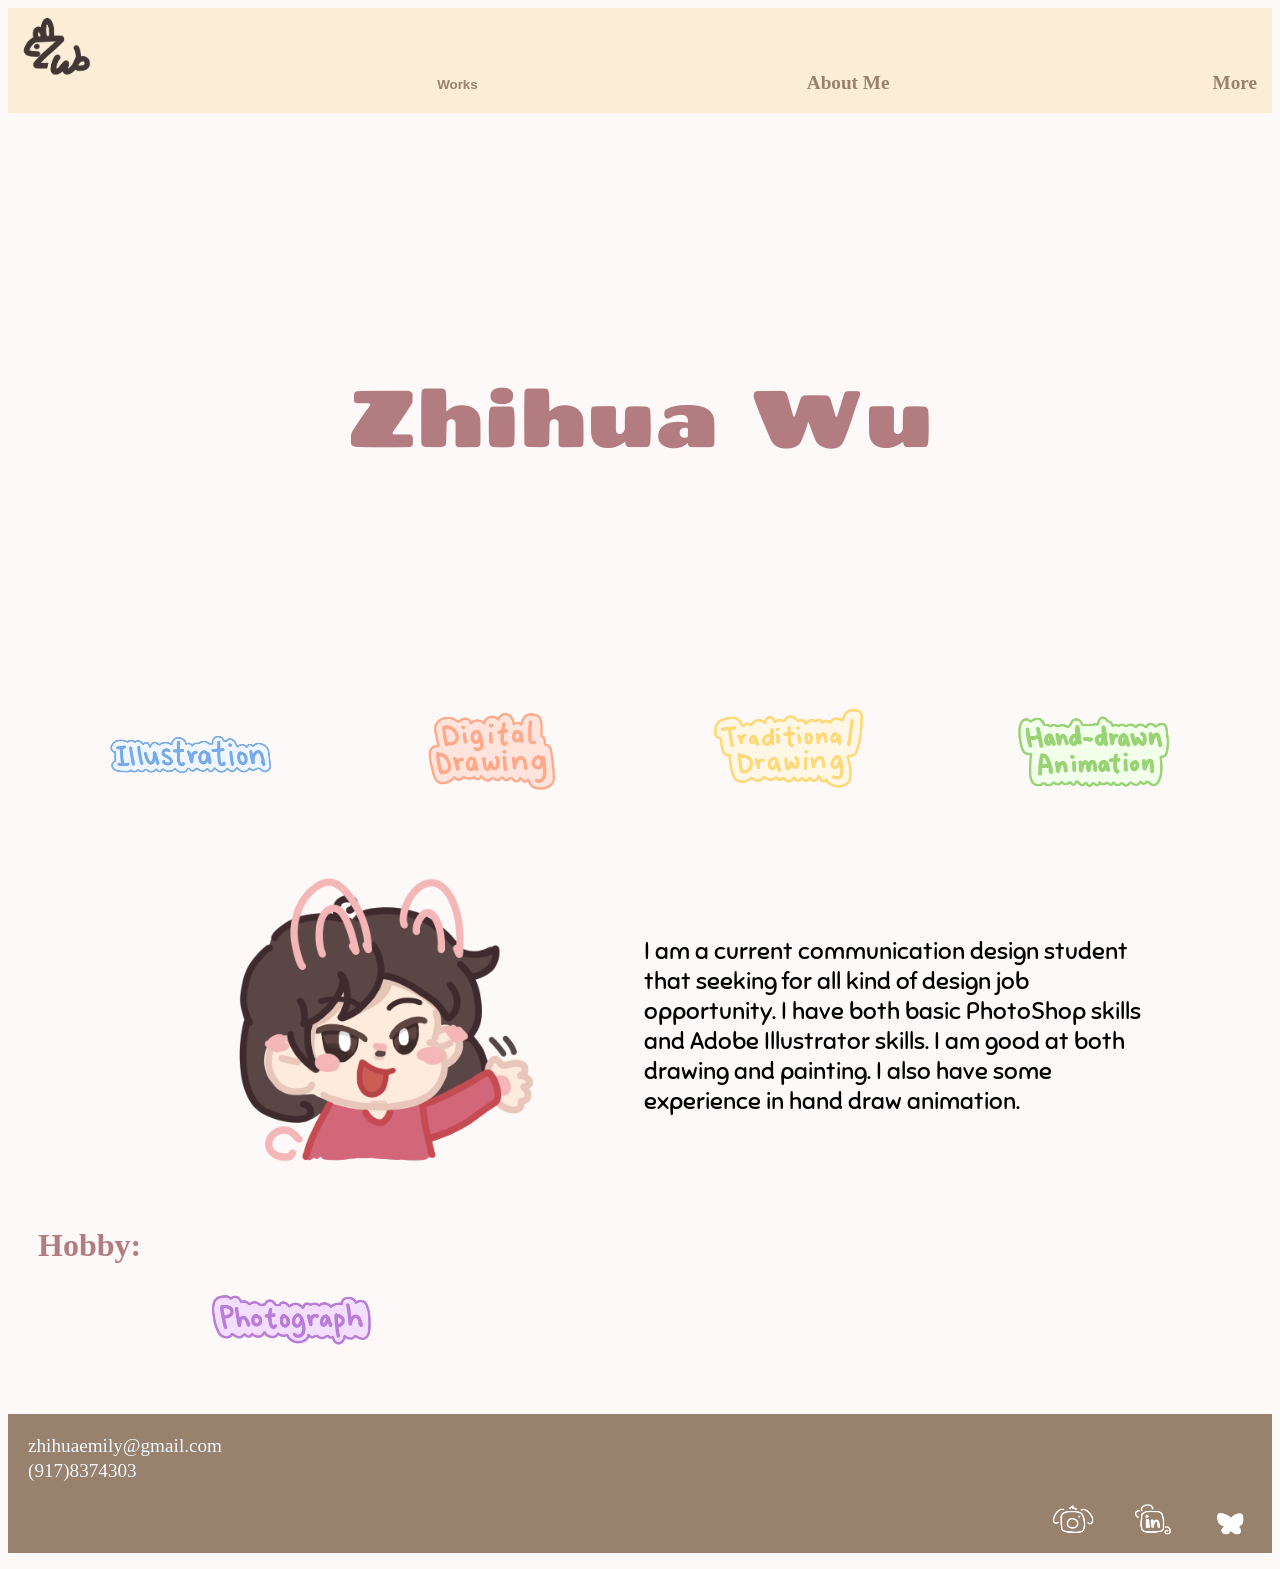
<file: index.html>
<!DOCTYPE html>
<html lang="en">

<head>
    <meta charset="UTF-8">
    <meta name="viewport" content="width=device-width, initial-scale=1.0">
    <title>ZhihuaWu-PortfolioWebsite</title>
    <link rel="stylesheet" href="css/stylehm.css">
    <!-- fonts -->
    <link rel="preconnect" href="https://fonts.googleapis.com">
    <link rel="preconnect" href="https://fonts.gstatic.com" crossorigin>
    <link
        href="https://fonts.googleapis.com/css2?family=Chango&family=Fuzzy+Bubbles:wght@400;700&family=McLaren&family=Schoolbell&family=Sniglet:wght@400;800&display=swap"
        rel="stylesheet">
</head>

<body>
    <!-- navagation -->
    <nav>
        <div class="container-nav">
            <a href="index.html"><img src="images/logo_zw.PNG" alt="a logo of zhihua" width="100px"></a>
            <div class="dropdown">
                <button class="dropbutton">Works</button>
                <div class="dropdown-content menu">
                    <a href="works-c.html">Illustration</a>
                    <a href="works-c.html">Digital Drawing</a>
                    <a href="works-c.html">Traditional Drawing</a>
                    <a href="works-c.html">Hand-drawn Animation</a>
                    <a href="works-c.html">photograph</a>
                </div>
            </div>

            <p>About Me</p>
            <p>More</p>
        </div>
    </nav>
        <!-- end -->
    <!-- Hero section -->
    <header class="container-n">
        <h1 class="name pink">Zhihua Wu</h1>
    </header>
        <!-- end -->
    <!-- WorksC -->
    <div class="works-c-container">
        <a href="works-c.html"><img src="images/illustration.PNG" alt="" width="300px"></a>
        <a href="works-c.html"><img src="images/digital-drawing.PNG" alt="" width="300px"></a>
        <a href="works-c.html"><img src="images/traditional-drawing.PNG" alt="" width="300px"></a>
        <a href="works-c.html"><img src="images/handdraw-animation.PNG" alt="" width="300px"></a>
    </div>
        <!-- end -->
    <!-- About Me -->
    <div class="aboutme-container">
        <img src="images/me2.PNG" alt="" width="500px">
        <p class="me">I am a current communication design student that seeking for all kind of design job opportunity. I
            have both basic PhotoShop skills and Adobe Illustrator skills. I am good at both drawing and painting. I
            also have some experience in hand draw animation.</p>
    </div>
        <!-- end -->
    <!-- <img src="images/monkey-tail.PNG" alt="" width="400px"> -->
    <!-- More -->
    <div class="more more-container">
        <h2 class="pink">Hobby:</h2>
        <a class="photograph" href="works-c.html"><img src="images/photograph.PNG" alt="" width="300px"></a>
        <!-- <img src="images/monkey-body.PNG" alt="" width="400px"> -->
    </div>
        <!-- end -->
    <!-- footer -->
    <footer>
        <div>
            <p class="footer-content">zhihuaemily@gmail.com</p>
            <p class="footer-content">(917)8374303</p>
        </div>
        <ul class="container-social">
            <a class="social"
                href="https://www.instagram.com/uuwantseggtarts?utm_source=ig_web_button_share_sheet&psln=ZDNlZDc0MzIxNw==">
                <img src="images/instagram.PNG" alt="a redesign logo of the instagram logo" width="80px">
            </a>
            <a class="social" href="https://www.linkedin.com/in/zhihua-wu-7a80373a6 ">
                <img src="images/linkedin.PNG" alt="a redesign logo of the linkedin logo" width="80px">
            </a>
            <a class="social" href="https://bsky.app/profile/54uuland.bsky.social">
                <img src="images/bluesky.PNG" alt="a redesign logo of the bluesky logo" width="80px">
            </a>
        </ul>
    </footer>
</body>

</html>
</file>
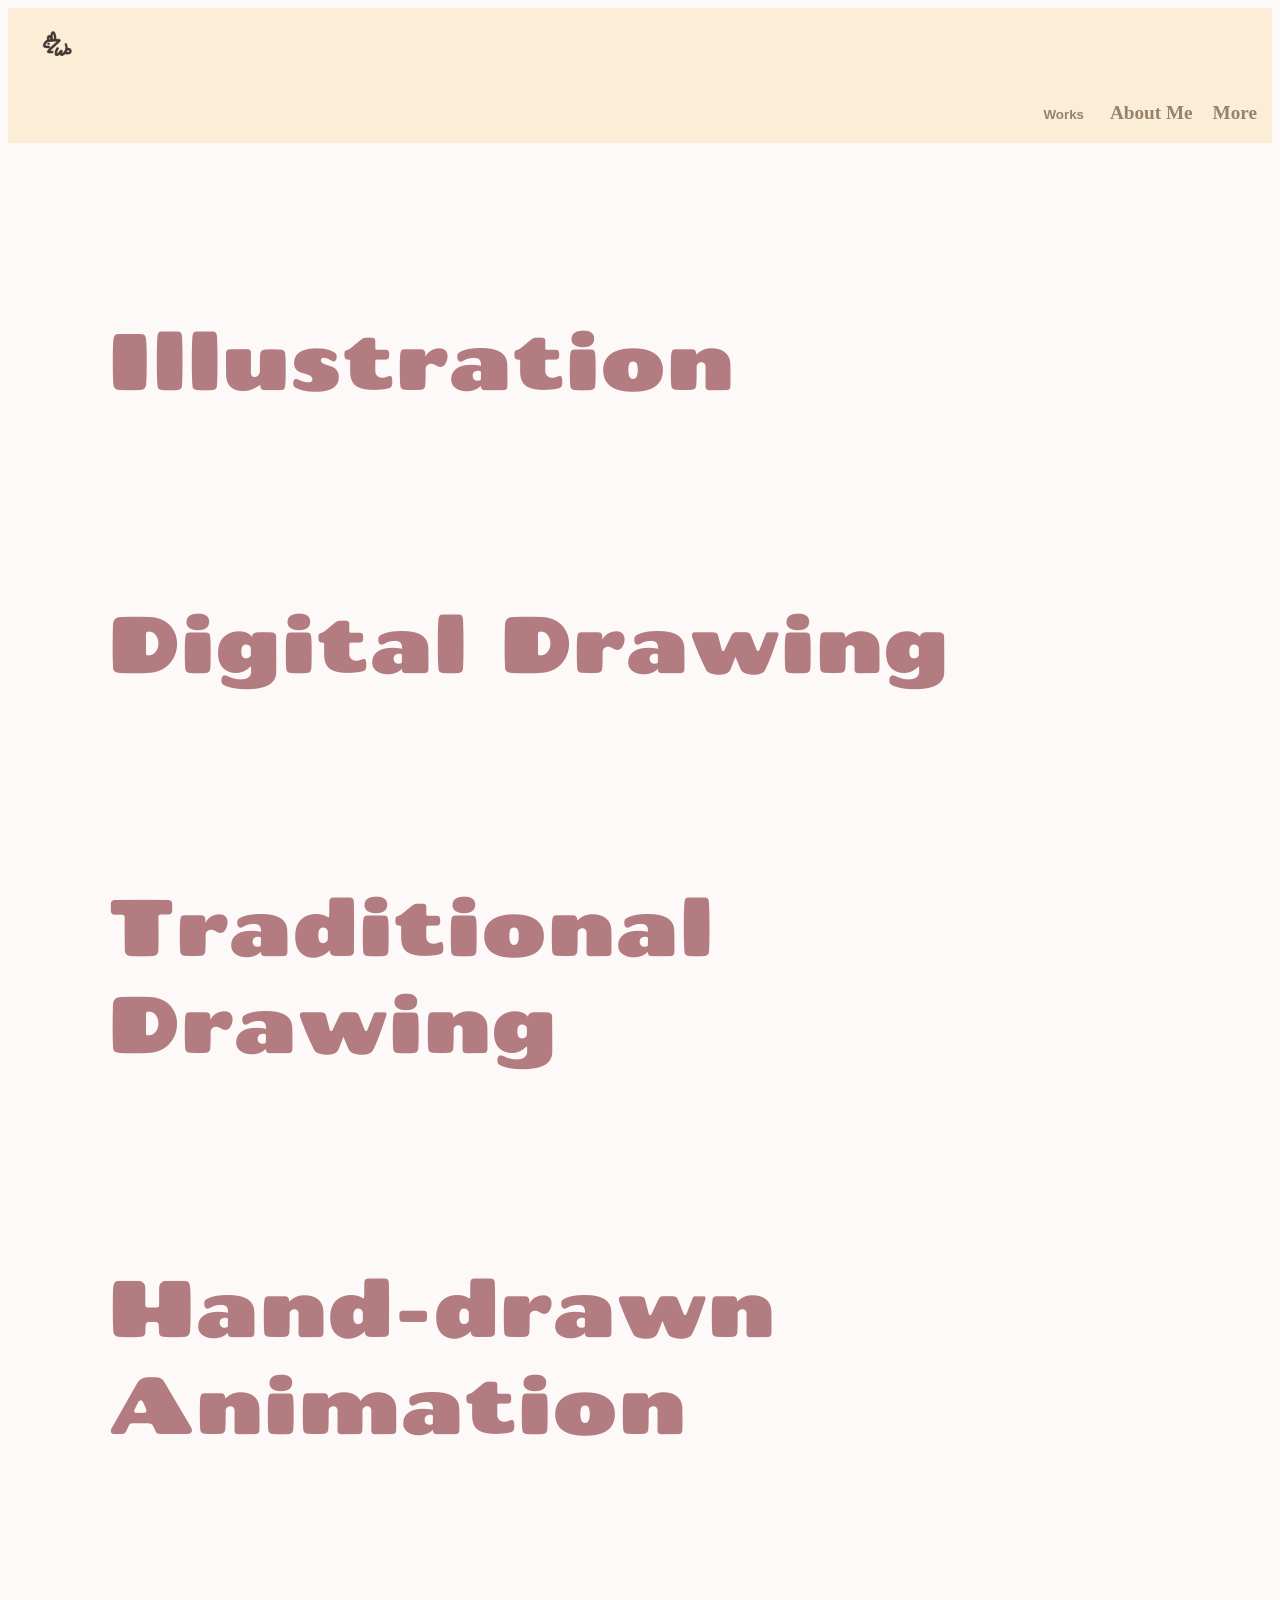
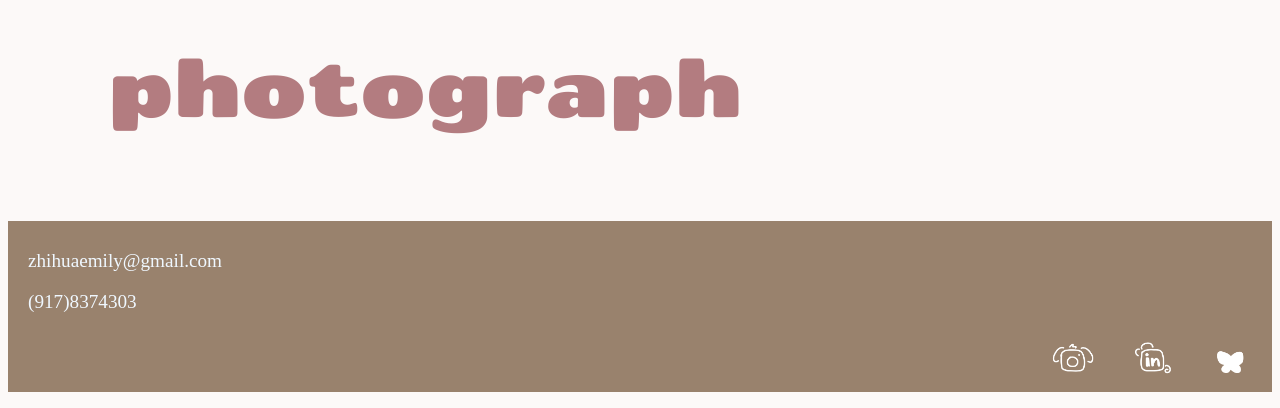
<file: works-c.html>
<!DOCTYPE html>
<html lang="en">

<head>
    <meta charset="UTF-8">
    <meta name="viewport" content="width=device-width, initial-scale=1.0">
    <title>Works Catogory</title>
    <link rel="stylesheet" href="css/stylewc.css">
    <!-- fonts -->
    <link rel="preconnect" href="https://fonts.googleapis.com">
    <link rel="preconnect" href="https://fonts.gstatic.com" crossorigin>
    <link
        href="https://fonts.googleapis.com/css2?family=Chango&family=Fuzzy+Bubbles:wght@400;700&family=McLaren&family=Schoolbell&family=Sniglet:wght@400;800&display=swap"
        rel="stylesheet">
</head>

<body>
    <nav>
        <a href="index.html">
            <img src="images/logo-zw.PNG" alt="a logo of zhihua" width="100px">
        </a>

        <div class="container-nav">
            <div class="dropdown">
                <button class="dropbutton">Works</button>
                <div class="dropdown-content">
                    <a href="works-c.html">Illustration</a>
                    <a href="works-c.html">Digital Drawing</a>
                    <a href="works-c.html">Traditional Drawing</a>
                    <a href="works-c.html">Hand-drawn Animation</a>
                    <a href="works-c.html">photograph</a>
                </div>
            </div>

            <p>About Me</p>
            <p>More</p>
        </div>
    </nav>

    <section>
        <h1 class="pink">Illustration</h1>
    </section>
    <section>
        <h1 class="pink">Digital Drawing</h1>
    </section>
    <section>
        <h1 class="pink">Traditional Drawing</h1>
    </section>
    <section>
        <h1 class="pink">Hand-drawn Animation</h1>
    </section>
    <section>
        <h1 class="pink">photograph</h1>
    </section>

    <footer>
        <div>
            <p class="footer-content">zhihuaemily@gmail.com</p>
            <p class="footer-content">(917)8374303</p>
        </div>
        <ul class="container-social">
            <a class="social"
                href="https://www.instagram.com/uuwantseggtarts?utm_source=ig_web_button_share_sheet&psln=ZDNlZDc0MzIxNw==">
                <img src="images/instagram.PNG" alt="a redesign logo of the instagram logo" width="80px">
            </a>
            <a class="social" href="https://www.linkedin.com/in/zhihua-wu-7a80373a6 ">
                <img src="images/linkedin.PNG" alt="a redesign logo of the linkedin logo" width="80px">
            </a>
            <a class="social" href="https://bsky.app/profile/54uuland.bsky.social">
                <img src="images/bluesky.PNG" alt="a redesign logo of the bluesky logo" width="80px">
            </a>
        </ul>
    </footer>
</body>

</html>
</file>
<file: css/stylehm.css>
body {
    /* margin: 20px; */
    background-color: #FCF9F8;
}

.container-nav {
    display: flex;
    justify-content: space-between;
    align-items: baseline;
    gap: 20px;
}

nav {
    background-color: #FBEDD6;
    color: #99826D;
    font-weight: bold;
    font-size: 1.2rem;
    padding-right: 15px;
}

.menu {
    position: left;
}

/* dropdown menu */
.dropdown {
    position: relative;
}

.dropbutton {
    background-color: #FBEDD6;
    border: none;
    cursor: pointer;
    color: #99826D;
    font-weight: bold;
}

.dropdown-content {
    padding: 8px;
    display: none;
    position: absolute;
    overflow: hidden;
}

.dropdown-content a {
    color: #99826D;
    display: block;
}

.dropdown-content a:hover,
.dropdown-content a:focus {
    background-color: #FBEDD6;
}

.dropdown:hover .dropdown-content,
.dropdown:focus-within .dropdown-content {
    display: block;
}

/* end */

.container-n {
    display: flex;
    justify-content: center;
    padding: 100px;
}

h1 {
    font-size: 5rem;
    padding: 100px;
    padding-bottom: 20px;
    font-family: "Chango", sans-serif;
    font-weight: 400;
    font-style: normal;
}

.pink {
    color: #B37C80;
}

h2 {
    font-size: 2rem;
    padding-left: 20px;
}

.works-c-container {
    display: flex;
    justify-content: center;
}

.aboutme-container {
    display: flex;
    justify-content: center;
    align-items: center;
    gap: 8px;
}

.me {
    max-width: 500px;
    font-size: 1.5rem;
    font-family: "Sniglet", system-ui;
    font-weight: 400;
    font-style: normal;
}

.more {
    padding-left: 10px;
}

.more-container {
    display: flex;
}

footer {
    background-color: #99826D;
    padding-left: 20px;
    padding-top: 10px;
    /* padding-bottom: 5px; */
}

.footer-content {
    color: aliceblue;
    font-size: 1.2rem;
    line-height: 6px;
}

.container-social {
    display: flex;
    justify-content: flex-end;
    /* align-items: baseline; */
}
</file>
<file: css/stylewc.css>
body {
    /* margin: 20px; */
    background-color: #FCF9F8;
}

.container-nav {
    display: flex;
    justify-content: flex-end;
    align-items: baseline;
    gap: 20px;
}

nav {
    background-color: #FBEDD6;
    color: #99826D;
    font-weight: bold;
    font-size: 1.2rem;
    padding-right: 15px;
}

.menu {
    position: left;
}

.dropdown {
    position: relative;
}

.dropbutton {
    background-color: #FBEDD6;
    border: none;
    cursor: pointer;
    color: #99826D;
    font-weight: bold;
}

.dropdown-content {
    padding: 8px;
    display: none;
    position: absolute;
    overflow: hidden;
}

.dropdown-content a {
    color: #99826D;
    display: block;
}

.dropdown-content a:hover,
.dropdown-content a:focus {
    background-color: #FBEDD6;
}

.dropdown:hover .dropdown-content,
.dropdown:focus-within .dropdown-content {
    display: block;
}

h1 {
    font-size: 5rem;
    padding: 100px;
    padding-bottom: 20px;
    font-family: "Chango", sans-serif;
    font-weight: 400;
    font-style: normal;
}

.pink {
    color: #B37C80;
}


footer {
    background-color: #99826D;
    padding-left: 20px;
    padding-top: 10px;
    /* padding-bottom: 5px; */
}

.footer-content {
    color: aliceblue;
    font-size: 1.2rem;
}

.container-social {
    display: flex;
    justify-content: flex-end;
}
</file>
